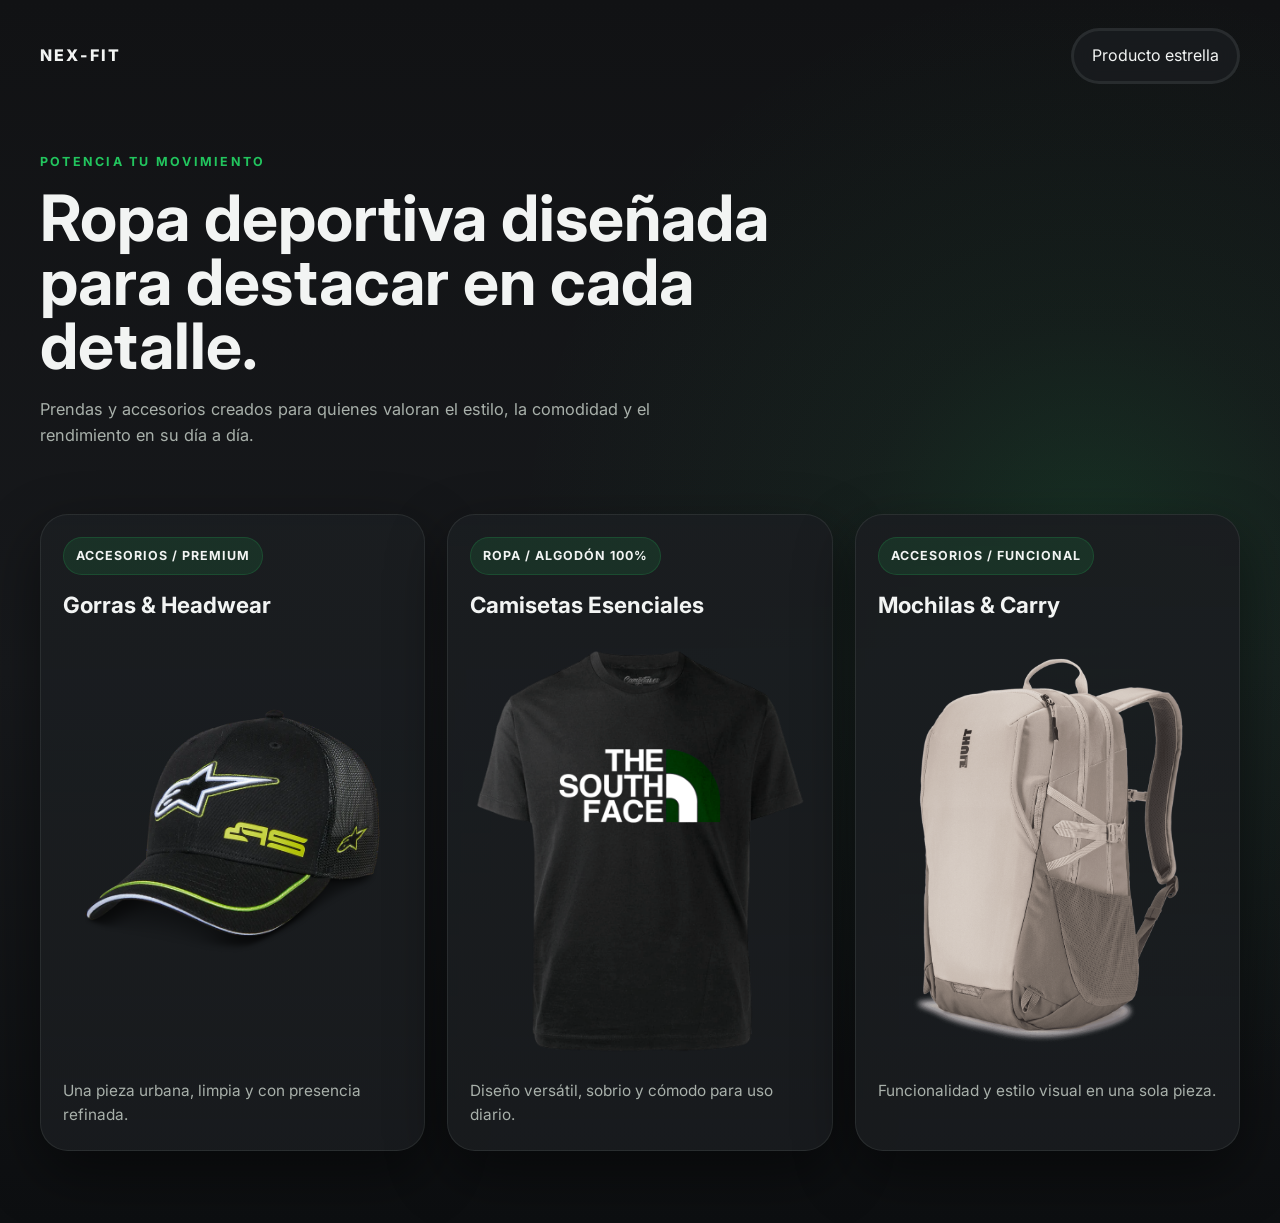
<file: index.html>
<!DOCTYPE html>
<html lang="es">
<head>
  <meta charset="UTF-8" />
  <meta name="viewport" content="width=device-width, initial-scale=1.0" />
  <title>Ctalogo Deportivo</title>
  <link rel="stylesheet" href="styles.css" />
</head>
<body class="pagina">
    <header class="encabezado">
      <div class="barra-superior">
        <a href="#" class="logo">NEX-FIT</a>
        <a href="estrella.html" class="boton-borde">Producto estrella</a>
      </div>

      <section class="hero">
        <div class="hero-contenido">
          <p class="etiqueta">Potencia tu movimiento</p>
          <h1>Ropa deportiva diseñada para destacar en cada detalle.</h1>
          <p class="descripcion">
            Prendas y accesorios creados para quienes valoran el estilo, la comodidad y el rendimiento en su día a día.
          </p>
        </div>
      </section>
    </header>

    <main class="contenedor-principal">
      <section class="seccion-catalogo">
        <div class="rejilla-productos">
          <a href="#modal-gorras" class="tarjeta-producto">
            <span class="categoria">Accesorios / Premium</span>
            <h2>Gorras & Headwear</h2>
            <img src="assets/gorras-image.webp"/>
            <p>Una pieza urbana, limpia y con presencia refinada.</p>
          </a>

          <a href="#modal-camisetas" class="tarjeta-producto">
            <span class="categoria">Ropa / Algodón 100%</span>
            <h2>Camisetas Esenciales</h2>
            <img src="assets/camiseta-images.png"/>
            <p>Diseño versátil, sobrio y cómodo para uso diario.</p>
          </a>

          <a href="#modal-mochilas" class="tarjeta-producto">
            <span class="categoria">Accesorios / Funcional</span>
            <h2>Mochilas & Carry</h2>
            <img src="assets/mochila-blanca.png"/>
            <p>Funcionalidad y estilo visual en una sola pieza.</p>
          </a>
        </div>
      </section>
    </main>

    <section class="modal" id="modal-gorras">
      <div class="contenido-modal">
        <a href="#" class="cerrar-modal">×</a>
        <h2>Gorras</h2>
        <p class="descripcion-modal">Tres variantes con estilo y funcionalidad.</p>

        <div class="rejilla-variantes">
          <article class="tarjeta-variante">
            <img src="assets/gorras-image.webp"/>
            <h3>Negro Sombra</h3>
            <p class="precio">$12.99</p>
            <p>La opción más sobria y versátil.</p>
          </article>

          <article class="tarjeta-variante">
            <img src="assets/gorra-blanca2.avif"/>
            <h3>Blanco Ártico</h3>
            <p class="precio">$10.99</p>
            <p>Equilibrio visual con estética limpia.</p>
          </article>

          <article class="tarjeta-variante">
            <img src="assets/gorra-cafe.webp"/>
            <h3>Café Terra</h3>
            <p class="precio">$10.99</p>
            <p>Un tono natural con carácter moderno.</p>
          </article>
        </div>
      </div>
    </section>

    <section class="modal" id="modal-camisetas">
      <div class="contenido-modal">
        <a href="#" class="cerrar-modal">×</a>
        <h2>Camisetas</h2>
        <p class="descripcion-modal">Tres versiones minimalistas con acabados premium.</p>

        <div class="rejilla-variantes">
          <article class="tarjeta-variante">
            <img src="assets/camiseta-blanca.webp"/>
            <h3>Camiseta Blanca Daily</h3>
            <p class="precio">$14.99</p>
            <p>Limpia, directa y elegante.</p>
          </article>

          <article class="tarjeta-variante">
            <img src="assets/camiseta-images.png"/>
            <h3>Camiseta Gris Urbana</h3>
            <p class="precio">$15.99</p>
            <p>Más contraste, más presencia.</p>
          </article>

          <article class="tarjeta-variante">
            <img src="assets/camiseta-negra.png"/>
            <h3>Camiseta Calacas-Gym</h3>
            <p class="precio">$18.99</p>
            <p>Un acento distintivo y contemporáneo.</p>
          </article>

          <article class="tarjeta-variante">
            <img src="assets/Camiseta-sintirantes.webp"/>
            <h3>Camiseta Liso Clásico</h3>
            <p class="precio">$17.49</p>
            <p>Estilo relajado con corte moderno y versátil.</p>
          </article>

          <article class="tarjeta-variante">
            <img src="assets/camiseta-sinmanga2.webp"/>
            <h3>Camiseta Gris Vibe</h3>
            <p class="precio">$18.49</p>
            <p>Comodidad y estilo relajado con una mezcla de suavidad y versatilidad.</p>
          </article>

          <article class="tarjeta-variante">
            <img src="assets/camiseta-gymbro.webp"/>
            <h3>Camiseta Urban Pulse</h3>
            <p class="precio">$19.99</p>
            <p>Un diseño audaz que se adapta al ritmo de la ciudad, cómodo y moderno.</p>
          </article>
        </div>
      </div>
    </section>

    <section class="modal" id="modal-mochilas">
      <div class="contenido-modal">
        <a href="#" class="cerrar-modal">×</a>
        <h2>Mochilas</h2>
        <p class="descripcion-modal">Tres opciones con diseño funcional y visual robusto.</p>

        <div class="rejilla-variantes">
          <article class="tarjeta-variante">
            <img src="assets/mochila-blanca.png"/>
            <h3>Mochila Beige Urbana</h3>
            <p class="precio">$28.99</p>
            <p>La más atemporal y elegante.</p>
          </article>

          <article class="tarjeta-variante">
            <img src="assets/mochila-azul.png"/>
            <h3>Mochila Turqueza Activa</h3>
            <p class="precio">$31.99</p>
            <p>Balance entre utilidad y estilo.</p>
          </article>

          <article class="tarjeta-variante">
            <img src="assets/mochila-verde.png"/>
            <h3>Mochila Oliva Casual</h3>
            <p class="precio">$30.49</p>
            <p>Más carácter sin perder sobriedad.</p>
          </article>
        </div>
      </div>
    </section>
</body>
</html>
</file>
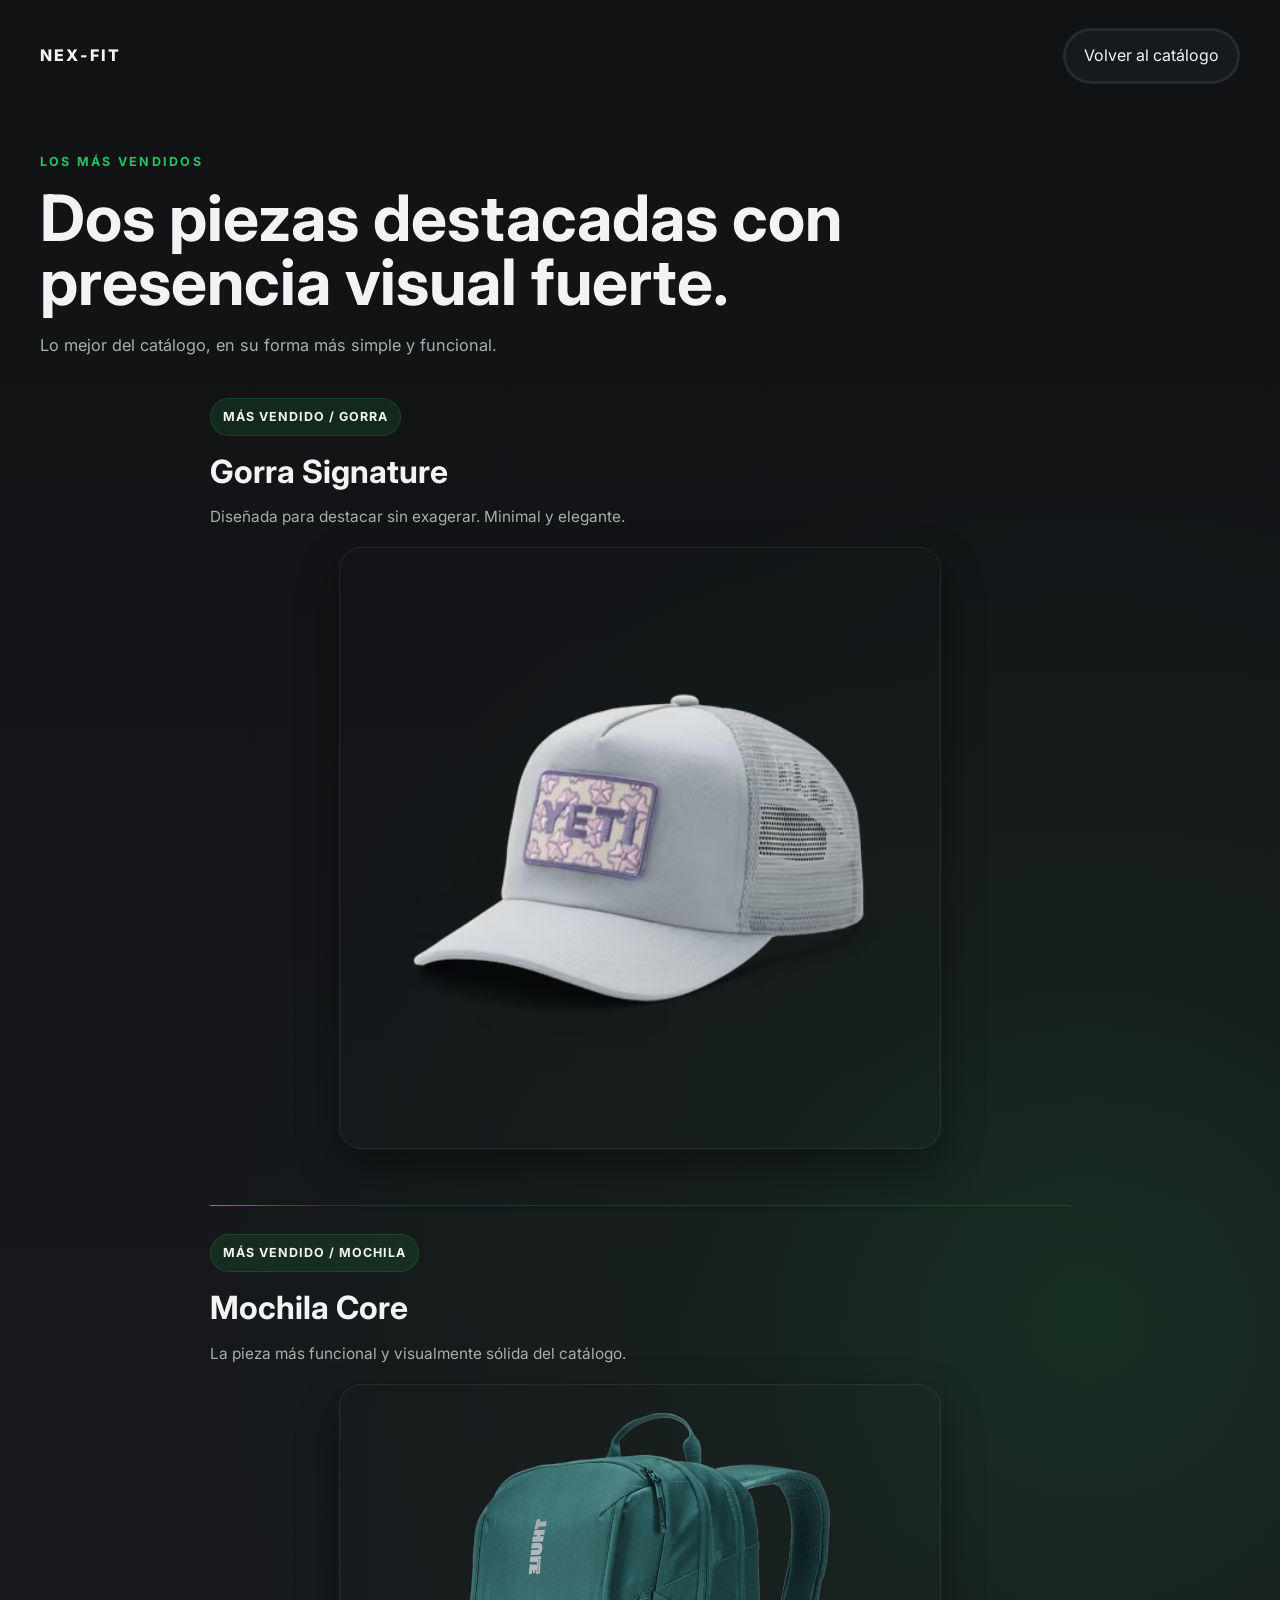
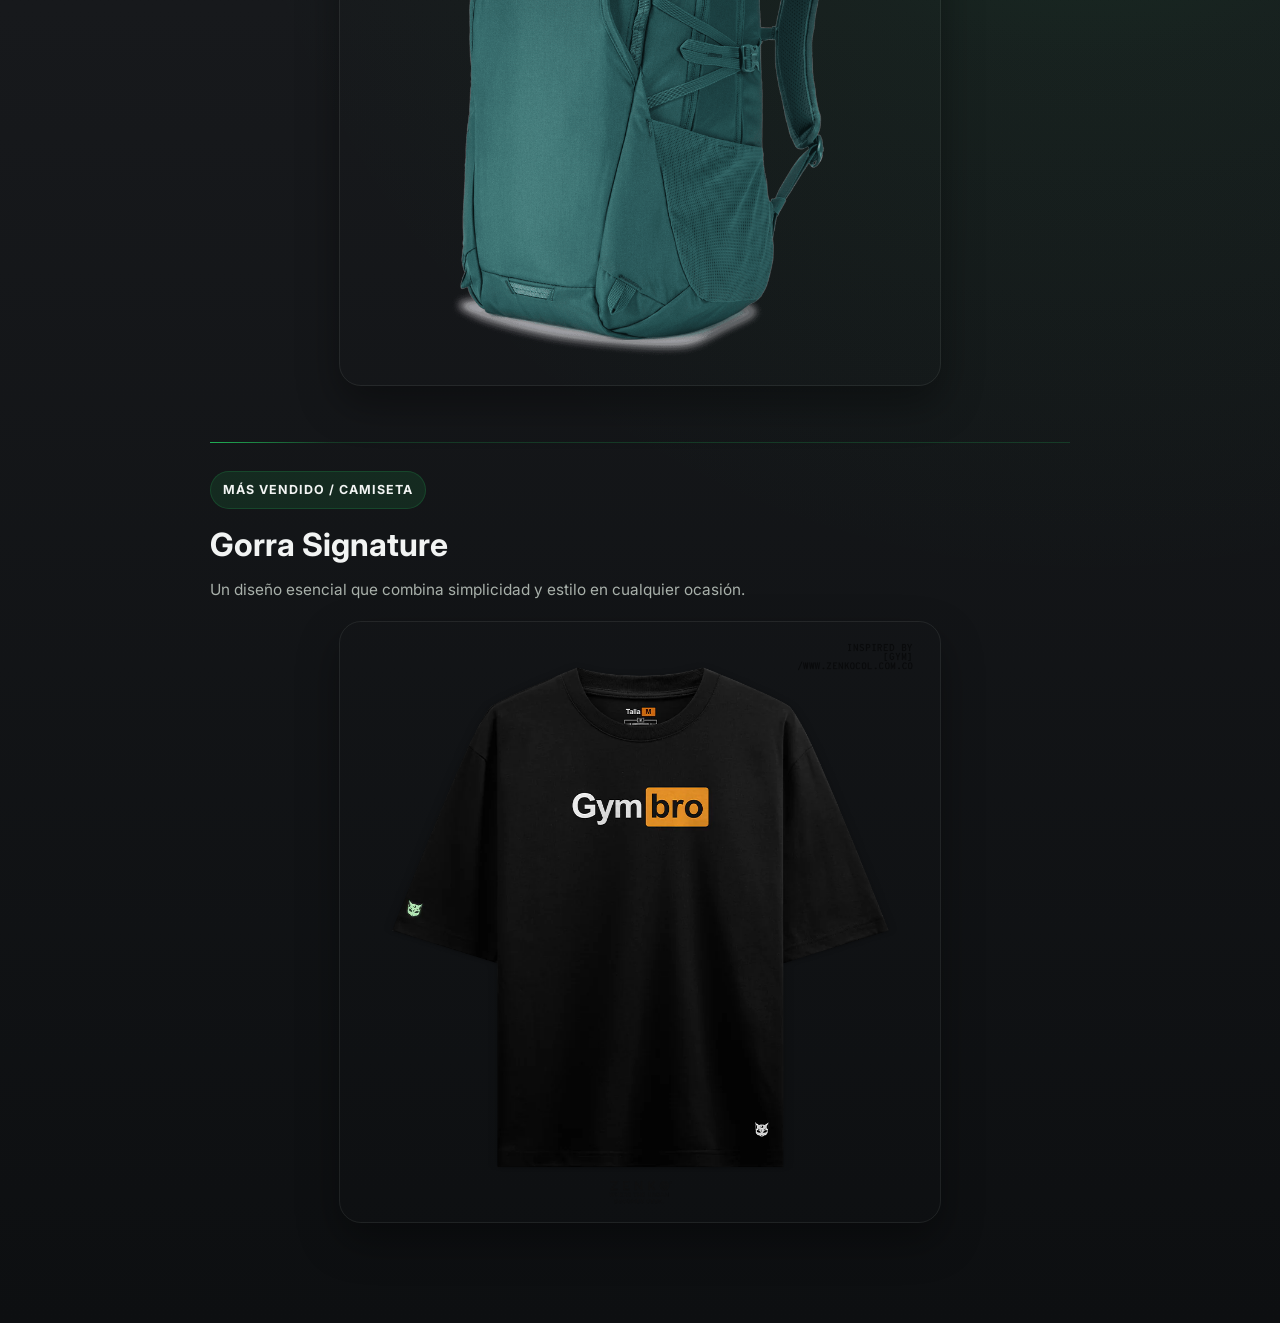
<file: estrella.html>
<!DOCTYPE html>
<html lang="es">
<head>
  <meta charset="UTF-8" />
  <meta name="viewport" content="width=device-width, initial-scale=1.0" />
  <title>Producto estrella</title>
  <link rel="stylesheet" href="styles.css" />
</head>
<body class="pagina">
    <header class="encabezado estrella">
        <div class="barra-superior">
            <a href="index.html" class="logo">NEX-FIT</a>
            <a href="index.html" class="boton-borde">Volver al catálogo</a>
        </div>

        <section class="hero hero-estrella">
            <div class="hero-contenido">
                <p class="etiqueta">Los más vendidos</p>
                <h1>Dos piezas destacadas con presencia visual fuerte.</h1>
                <p class="descripcion">
                Lo mejor del catálogo, en su forma más simple y funcional.
                </p>
            </div>
        </section>
    </header>

    <main class="contenedor-principal">
        <section class="seccion-estrella">
            <div class="columna-estrella">
                <article class="tarjeta-estrella">
                    <span class="categoria">Más vendido / Gorra</span>
                    <h2>Gorra Signature</h2>
                    <p>Diseñada para destacar sin exagerar. Minimal y elegante.</p>
                    <img src="assets/gorra-blanca2.avif" alt="Producto estrella gorra" />
                </article>

                <article class="tarjeta-estrella">
                    <span class="categoria">Más vendido / Mochila</span>
                    <h2>Mochila Core</h2>
                    <p>La pieza más funcional y visualmente sólida del catálogo.</p>
                    <img src="assets/mochila-azul.png" alt="Producto estrella mochila" />
                </article>

                <article class="tarjeta-estrella">
                    <span class="categoria">Más vendido / Camiseta</span>
                    <h2>Gorra Signature</h2>
                    <p>Un diseño esencial que combina simplicidad y estilo en cualquier ocasión.</p>
                    <img src="assets/camiseta-gymbro.webp" alt="Producto estrella gorra" />
                </article>
            </div>
        </section>
    </main>
</body>
</html>
</file>
<file: styles.css>
@import url('https://fonts.googleapis.com/css2?family=Inter:wght@300;400;500;600;700;800&display=swap');

:root{
  --fondo:
    radial-gradient(circle at 85% 45%, rgba(34, 197, 94, 0.14) 0%, rgba(34, 197, 94, 0.05) 18%, rgba(34, 197, 94, 0) 45%),
    linear-gradient(180deg, #111214 0%, #17191c 55%, #0d0f11 100%);
  --principal: #F2F4F3;
  --secundario: #A8B0AA;
  --boton: #22c55e;
  --boton-hover: #16a34a;
  --acento: #22c55e;
  --tarjeta: #1A1D20;
  --borde: rgba(242,244,243,.08);
  --borde-2: rgba(34,197,94,.22);
  --sombra: 0 22px 60px rgba(0,0,0,.48);
  --transicion: 240ms cubic-bezier(.2,.8,.2,1);
}

*{
  box-sizing:border-box;
  margin:0;
  padding:0;
}

html,body{
  min-height:100%;
}

body{
  font-family:'Inter', system-ui, sans-serif;
  background:var(--fondo);
  color:var(--principal);
  line-height:1.6;
}

a{
  color:inherit;
  text-decoration:none;
}

img{
  width:100%;
  display:block;
}

.pagina{
  min-height:100vh;
}

.encabezado,
.contenedor-principal{
  width:min(1200px, calc(100% - 40px));
  margin:0 auto;
}

.barra-superior{
  display:flex;
  justify-content:space-between;
  align-items:center;
  padding:28px 0;
}

.logo{
  font-weight:800;
  letter-spacing:.14em;
  color:var(--principal);
}

.boton-borde{
  padding:12px 18px;
  border:3px solid var(--borde);
  border-radius:999px;
  background:rgba(26,29,32,.78);
  backdrop-filter: blur(12px);
  transition:transform var(--transicion), border-color var(--transicion), background var(--transicion);
}

.boton-borde:hover{
  transform:translateY(-2px);
  border-color:var(--borde-2);
  background:rgba(26,29,32,.95);
}

.hero{
  padding:40px 0 48px;
}

.hero-contenido{
  max-width:820px;
}

.etiqueta{
  color:var(--acento);
  text-transform:uppercase;
  letter-spacing:.18em;
  font-size:.78rem;
  font-weight:700;
  margin-bottom:14px;
}

.hero h1{
  font-size:clamp(2.4rem, 5vw, 4.8rem);
  line-height:1;
  margin-bottom:18px;
  color:var(--principal);
}

.descripcion{
  color:var(--secundario);
  max-width:62ch;
  font-size:1.02rem;
}

.rejilla-productos{
  display:grid;
  grid-template-columns:repeat(3, 1fr);
  gap:22px;
  padding:18px 0 72px;
}

.tarjeta-producto{
  background:linear-gradient(180deg, rgba(26,29,32,.96), rgba(26,29,32,.84));
  border:1px solid var(--borde);
  border-radius:28px;
  padding:22px;
  box-shadow:var(--sombra);
  transition:transform var(--transicion), border-color var(--transicion), background var(--transicion);
}

.tarjeta-producto:hover{
  transform:translateY(-6px);
  border-color:var(--borde-2);
  background:linear-gradient(180deg, rgba(26,29,32,.98), rgba(26,29,32,.90));
}

.tarjeta-producto h2,
.tarjeta-variante h3,
.tarjeta-estrella h2{
  margin:12px 0 8px;
  font-size:1.4rem;
  color:var(--principal);
}

.tarjeta-producto p,
.tarjeta-variante p,
.tarjeta-estrella p{
  color:var(--secundario);
  font-size:.96rem;
}

.categoria{
  display:inline-flex;
  padding:8px 12px;
  border-radius:999px;
  background:rgba(34,197,94,.12);
  border:1px solid rgba(34,197,94,.18);
  color:var(--principal);
  font-size:.78rem;
  font-weight:700;
  letter-spacing:.08em;
  text-transform:uppercase;
}

.tarjeta-producto img{

  aspect-ratio: 4 / 5;
  object-fit:cover;
  border-radius:20px;
  margin:16px 0;
}

.modal{
  position:fixed;
  inset:0;
  background:rgba(8, 10, 11, .74);
  backdrop-filter: blur(16px);
  display:flex;
  align-items:flex-start;
  justify-content:center;
  padding:24px;
  overflow-y:auto;
  opacity:0;
  pointer-events:none;
  transition:opacity var(--transicion);
}

.modal:target{
  opacity:1;
  pointer-events:auto;
}

.modal:target{
  opacity:1;
  pointer-events:auto;
}

.modal::-webkit-scrollbar {
  width: 6px;
}

.modal::-webkit-scrollbar-thumb {
  background: rgba(34,197,94,.4);
  border-radius: 10px;
}

.modal::-webkit-scrollbar-track {
  background: transparent;
}


.contenido-modal{
  width:min(1100px, 100%);
  background:linear-gradient(180deg, rgba(26,29,32,.98), rgba(26,29,32,.92));
  border:1px solid var(--borde);
  border-radius:32px;
  box-shadow:var(--sombra);
  padding:28px;
  position:relative;
}

.cerrar-modal{
  position:absolute;
  top:18px;
  right:22px;
  font-size:2rem;
  line-height:1;
  color:var(--principal);
}

.contenido-modal h2{
  font-size:2rem;
  margin-bottom:8px;
}

.descripcion-modal{
  color:var(--secundario);
  margin-bottom:22px;
  max-width:60ch;
}

.rejilla-variantes{
  display:grid;
  grid-template-columns:repeat(3, 1fr);
  gap:18px;
}

.tarjeta-variante{
  background:rgba(255,255,255,.03);
  border:1px solid var(--borde);
  border-radius:24px;
  padding:18px;
}

.tarjeta-variante:hover{
    transform: translateY(-6px);
    border-color: var(--borde-2);
    background: linear-gradient(180deg, rgba(26,29,32,.98), rgba(26,29,32,.90));
}

.tarjeta-variante img{
  aspect-ratio: 1 / 1;
  object-fit:cover;
  border-radius:18px;
  margin-bottom:14px;
}

.tarjeta-variante .precio{
  color: var(--principal);
  font-size: 1.2rem;
}


.seccion-estrella{
  padding:20px 0 72px;
}

.columna-estrella{
  display:grid;
  grid-template-columns:1fr;
  gap:0;
  max-width:860px;
  margin:0 auto;
}

/* SIN CARD: fondo limpio, solo separación elegante */
.tarjeta-estrella{
  background:transparent;
  border:none;
  border-radius:0;
  padding:0 0 28px 0;
  box-shadow:none;

}

.tarjeta-estrella + .tarjeta-estrella{
  margin-top:28px;
  padding-top:28px;
  border-top:1px solid rgba(34,197,94,.20);
  position:relative;
}

.tarjeta-estrella + .tarjeta-estrella::before{
  content:"";
  position:absolute;
  top:-1px;
  left:0;
  width:120px;
  height:1px;
  background:linear-gradient(90deg, rgba(34,197,94,.85), rgba(34,197,94,0));
}

.tarjeta-estrella h2{
  font-size:2rem;
  margin-top:10px;
}

.tarjeta-estrella p{
  max-width:58ch;
}

.tarjeta-estrella img{
  margin-top:18px;
  width: 70%;
  height:auto;
  object-fit:contain; 
  border-radius:22px;
  border:1px solid var(--borde);
  box-shadow:0 18px 40px rgba(0,0,0,.35);
  margin-left:auto;
  margin-right:auto;   
}

.hero-estrella{
  padding-bottom:20px;
}

@media (max-width: 960px){
  .rejilla-productos,
  .rejilla-variantes{
    grid-template-columns:1fr;
  }

  .barra-superior{
    flex-direction:column;
    align-items:flex-start;
    gap:14px;
  }
}

@media (max-width: 640px){
  .encabezado,
  .contenedor-principal{
    width:min(100%, calc(100% - 28px));
  }

  .tarjeta-producto,
  .contenido-modal{
    border-radius:22px;
  }

  .tarjeta-estrella h2{
    font-size:1.6rem;
  }
}
</file>
